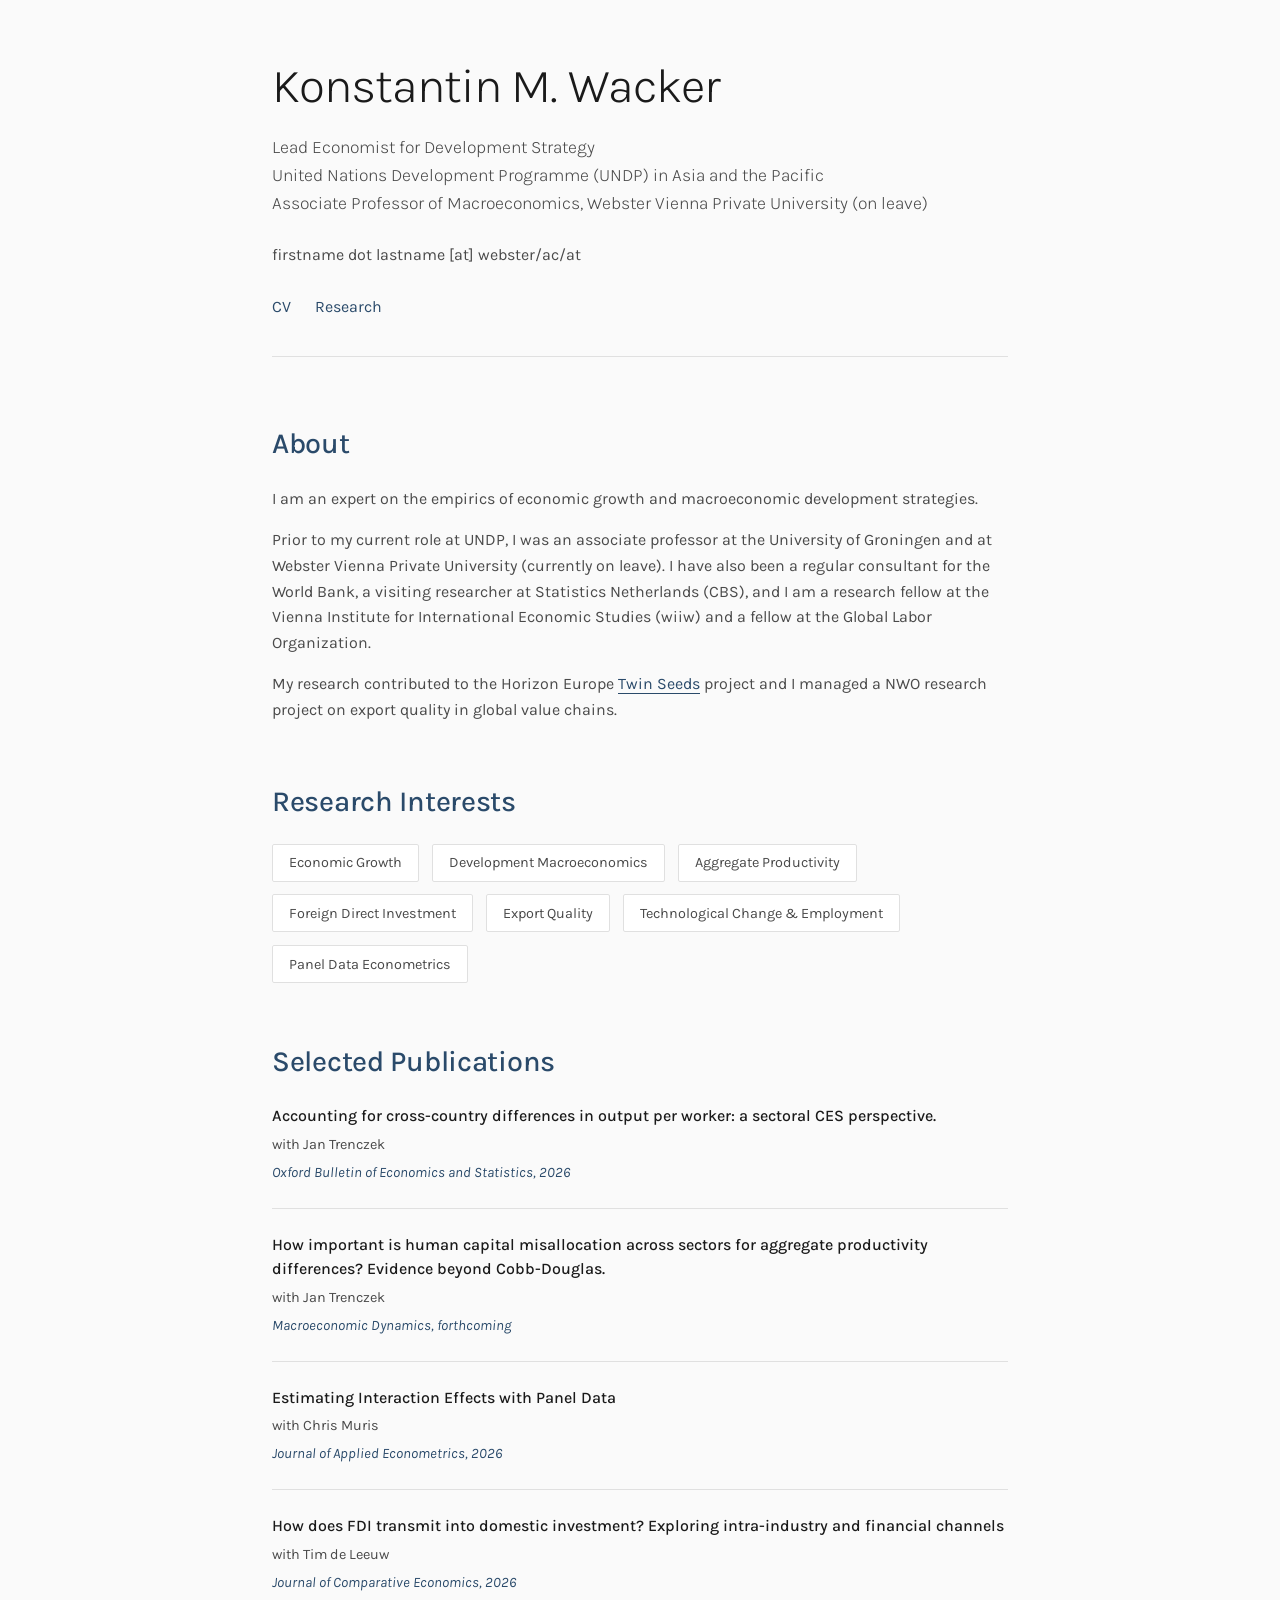
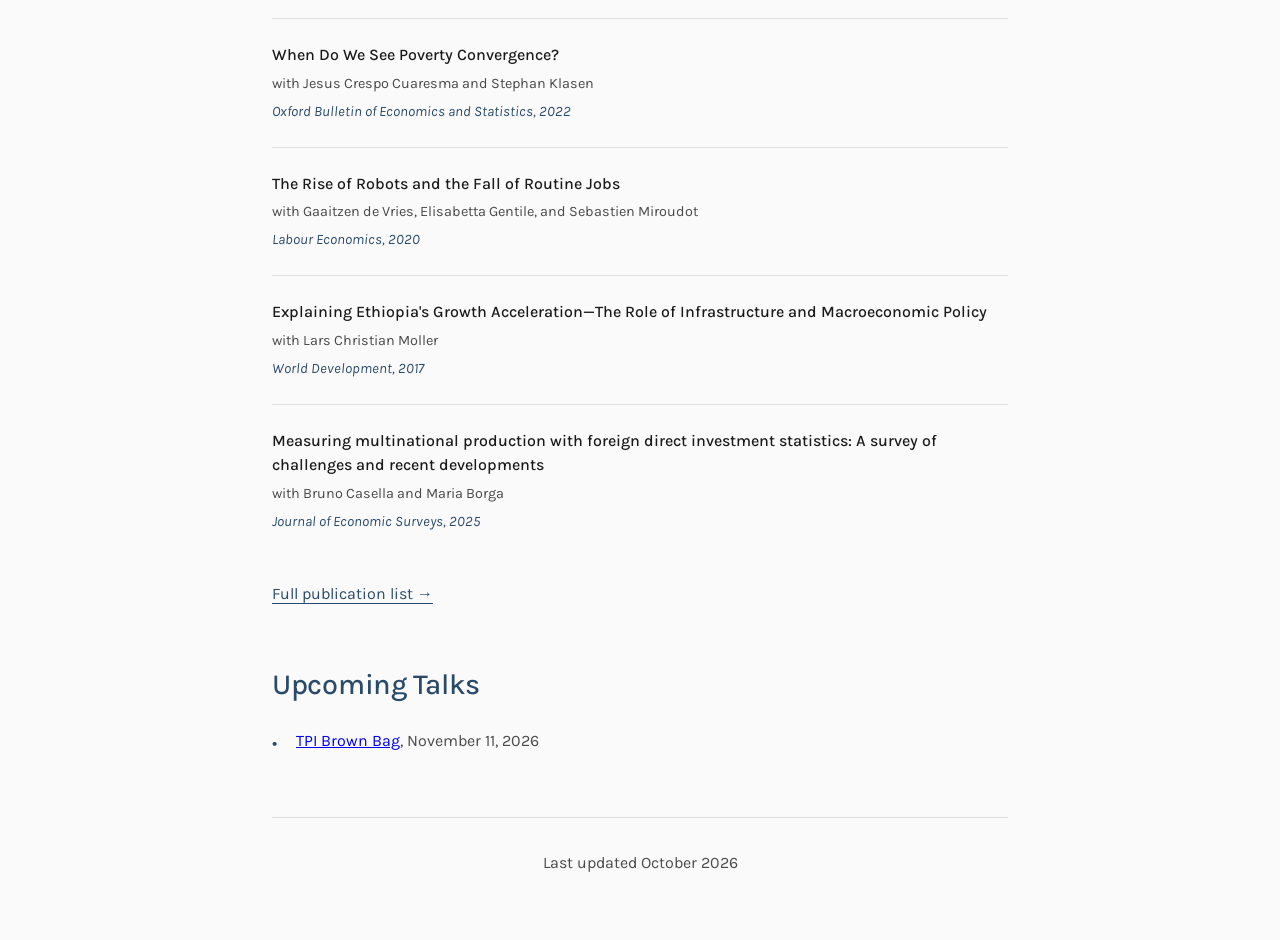
<file: index.html>
<!DOCTYPE html>
<html lang="en">
<head>
    <meta charset="UTF-8">
    <meta name="viewport" content="width=device-width, initial-scale=1.0">
    <title>Konstantin M. Wacker – Lead Economist, UNDP Asia and the Pacific</title>
    <meta name="description" content="Konstantin M. Wacker is Lead Economist for Development Strategy at UNDP Asia and the Pacific and associate professor of macroeconomics (on leave). Research on economic growth, productivity, FDI, and export upgrading.">
    <link rel="canonical" href="https://kmwacker.github.io/">
    <script type="application/ld+json">
    {
      "@context": "https://schema.org",
      "@type": "Person",
      "name": "Konstantin M. Wacker",
      "jobTitle": "Lead Economist for Development Strategy",
      "affiliation": [{"@type": "Organization", "name": "United Nations Development Programme"}],
      "url": "https://kmwacker.github.io/",
      "sameAs": [
        "https://scholar.google.com/citations?user=xV6srDwAAAAJ",
        "https://ideas.repec.org/f/pwa432.html",
        "https://www.linkedin.com/in/konstantin-m-wacker-8817b07b/"
      ]
    }
    </script>
    <link rel="preconnect" href="https://fonts.googleapis.com">
    <link rel="preconnect" href="https://fonts.gstatic.com" crossorigin>
    <link href="https://fonts.googleapis.com/css2?family=Cormorant+Garamond:wght@300;400;600&family=Karla:wght@300;400;500&display=swap" rel="stylesheet">
    <link rel="stylesheet" href="style.css">
</head>
<body>
    <div class="container">
        <header>
            <h1><a href="index.html">Konstantin M. Wacker</a></h1>
            <p class="subtitle">Lead Economist for Development Strategy <br>
            United Nations Development Programme (UNDP) in Asia and the Pacific <br>
            Associate Professor of Macroeconomics, Webster Vienna Private University (on leave) </p>
            <div class="contact">
               <p>firstname dot lastname [at] webster/ac/at</p>
            </div>
            <div class="nav-links">
                <a href="https://drive.google.com/file/d/1jRJlkNNOuVMirMTmuC6CUBL2VsnS1lGZ/view" target="_blank">CV</a>
                <a href="research.html">Research</a>
            </div>
        </header>

        <section>
            <h2>About</h2>
            <p> I am an expert on the empirics of economic growth and macroeconomic development strategies.</p>

            <p> Prior to my current role at UNDP, I was an associate professor at the University of Groningen and at Webster Vienna Private University (currently on leave). I have also been a regular consultant for the World Bank, a visiting researcher at Statistics Netherlands (CBS), and I am a research fellow at the Vienna Institute for International Economic Studies (wiiw) and a fellow at the Global Labor Organization.</p>

            <p>My research contributed to the Horizon Europe <a class="text-link" href="https://twinseeds.eu/" target="_blank">Twin Seeds</a> project and I managed a NWO research project on export quality in global value chains.</p>
        </section>

        <section>
            <h2>Research Interests</h2>
            <div class="research-interests">
                <a class="tag" href="research.html#growth">Economic Growth</a>
                <a class="tag" href="research.html#development">Development Macroeconomics</a>
                <a class="tag" href="research.html#growth">Aggregate Productivity</a>
                <a class="tag" href="research.html#fdi">Foreign Direct Investment</a>
                <a class="tag" href="research.html#export">Export Quality</a>
                <a class="tag" href="research.html#growth">Technological Change &amp; Employment</a>
                <a class="tag" href="research.html#econometrics">Panel Data Econometrics</a>
            </div>
        </section>

        <section>
            <h2>Selected Publications</h2>
            <ul class="publications">
                <li>
                    <a class="pub-link" href="https://doi.org/10.1111/obes.70021" target="_blank" rel="noopener noreferrer">
                        <div class="pub-title">Accounting for cross-country differences in output per worker: a sectoral CES perspective.</div>
                        <div class="pub-authors">with Jan Trenczek</div>
                        <div class="pub-venue">Oxford Bulletin of Economics and Statistics, 2026</div>
                    </a>
                </li>
                <li>
                    <a class="pub-link" href="https://doi.org/10.1017/S1365100526101345" target="_blank" rel="noopener noreferrer">
                        <div class="pub-title">How important is human capital misallocation across sectors for aggregate productivity differences? Evidence beyond Cobb-Douglas.</div>
                        <div class="pub-authors">with Jan Trenczek</div>
                        <div class="pub-venue">Macroeconomic Dynamics, forthcoming</div>
                    </a>
                </li>
                <li>
                    <a class="pub-link" href="https://doi.org/10.1002/jae.70040" target="_blank" rel="noopener noreferrer">
                        <div class="pub-title">Estimating Interaction Effects with Panel Data</div>
                        <div class="pub-authors">with Chris Muris</div>
                        <div class="pub-venue">Journal of Applied Econometrics, 2026</div>
                    </a>
                </li>
                <li>
                    <a class="pub-link" href="https://doi.org/10.1016/j.jce.2026.01.004" target="_blank" rel="noopener noreferrer">
                        <div class="pub-title">How does FDI transmit into domestic investment? Exploring intra-industry and financial channels</div>
                        <div class="pub-authors">with Tim de Leeuw</div>
                        <div class="pub-venue">Journal of Comparative Economics, 2026</div>
                    </a>
                </li>
                <li>
                    <div class="pub-title">When Do We See Poverty Convergence?</div>
                    <div class="pub-authors">with Jesus Crespo Cuaresma and Stephan Klasen</div>
                    <div class="pub-venue">Oxford Bulletin of Economics and Statistics, 2022</div>
                </li>
                <li>
                    <div class="pub-title">The Rise of Robots and the Fall of Routine Jobs</div>
                    <div class="pub-authors">with Gaaitzen de Vries, Elisabetta Gentile, and Sebastien Miroudot</div>
                    <div class="pub-venue">Labour Economics, 2020</div>
                </li>
                <li>
                    <div class="pub-title">Explaining Ethiopia's Growth Acceleration—The Role of Infrastructure and Macroeconomic Policy</div>
                    <div class="pub-authors">with Lars Christian Moller</div>
                    <div class="pub-venue">World Development, 2017</div>
                </li>
                <li>
                    <div class="pub-title">Measuring multinational production with foreign direct investment statistics: A survey of challenges and recent developments</div>
                    <div class="pub-authors">with Bruno Casella and Maria Borga</div>
                    <div class="pub-venue">Journal of Economic Surveys, 2025</div>
                </li>
            </ul>
            <p style="margin-top: 1.5rem;"><a class="text-link" href="research.html">Full publication list →</a></p>
        </section>

        <section>
            <h2>Upcoming Talks</h2>
            <ul class="talks-list">
                <li> <a href="https://www.productivity.ac.uk/news/brown-bags-are-back/" target="_blank">TPI Brown Bag</a>, November 11, 2026 </li>
            </ul>
        </section>

        <footer>
            <p>Last updated October 2026</p>
        </footer>
    </div>
</body>
</html>
</file>
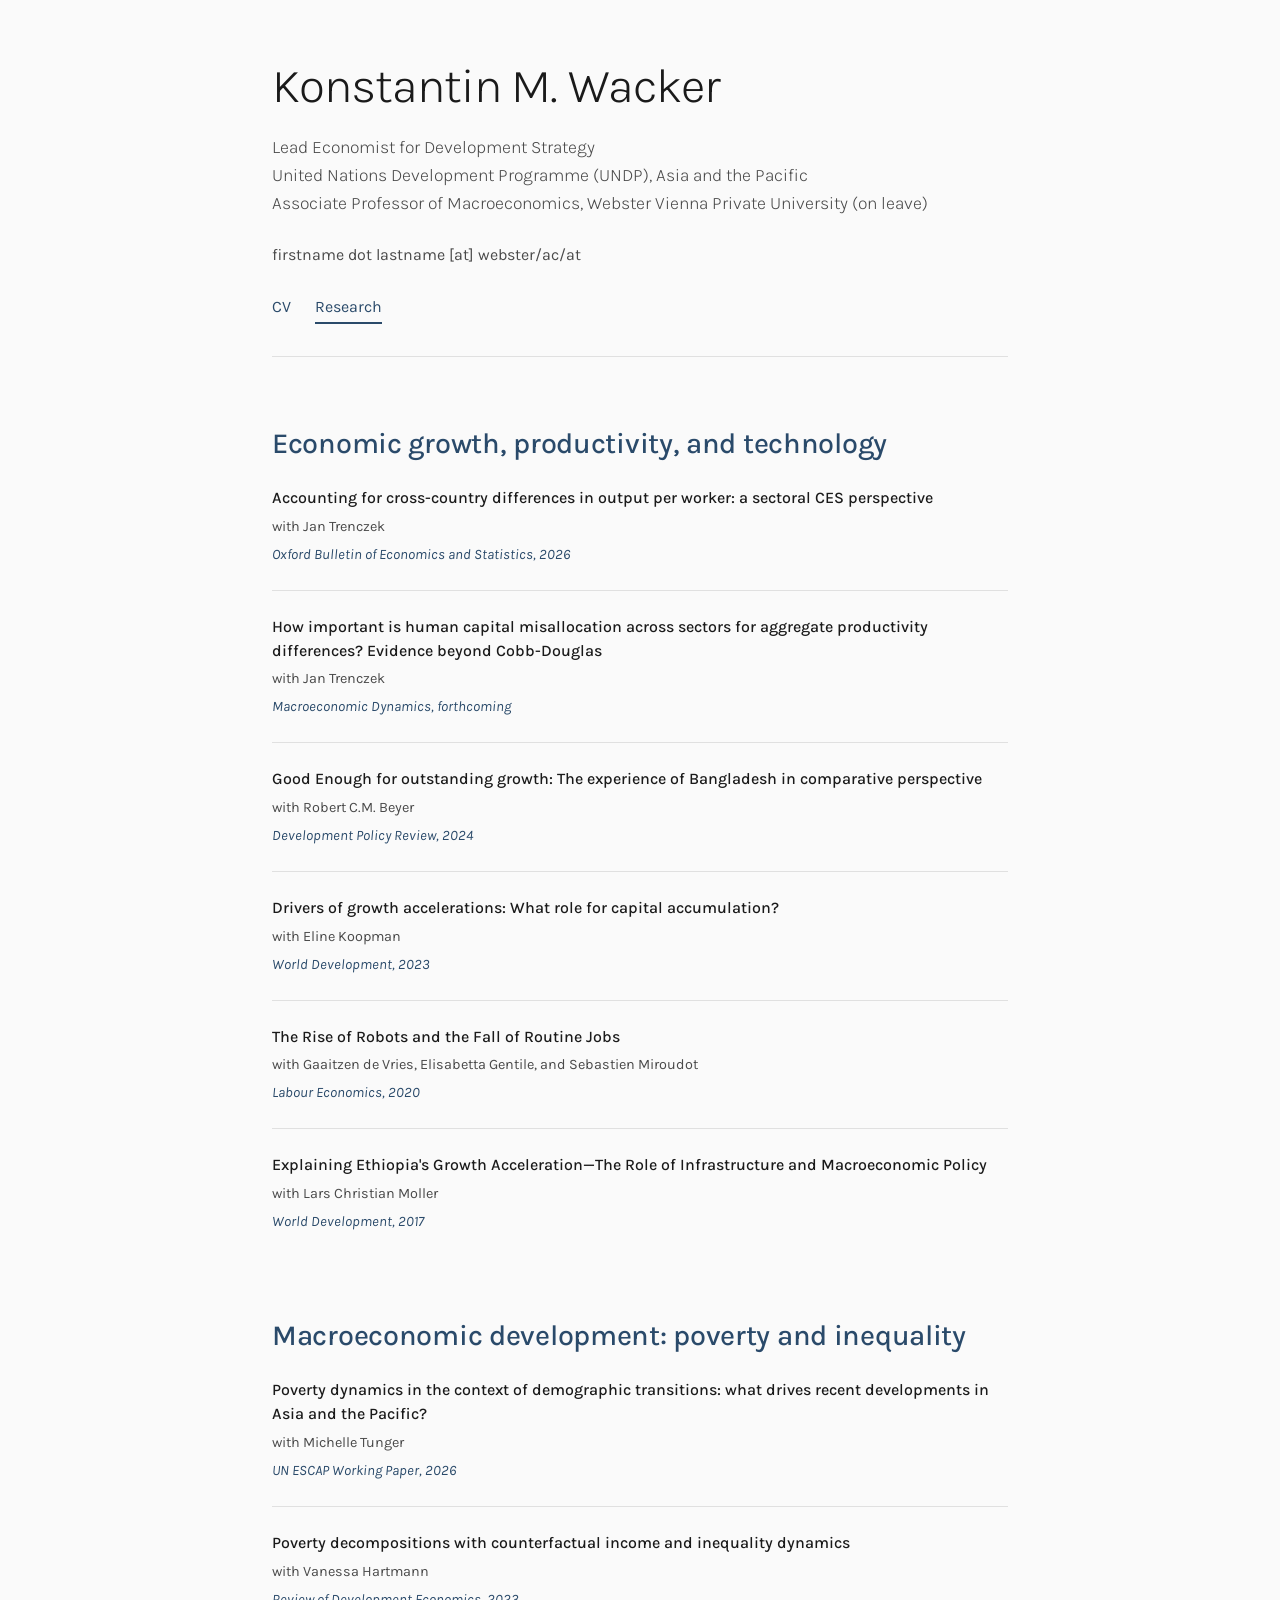
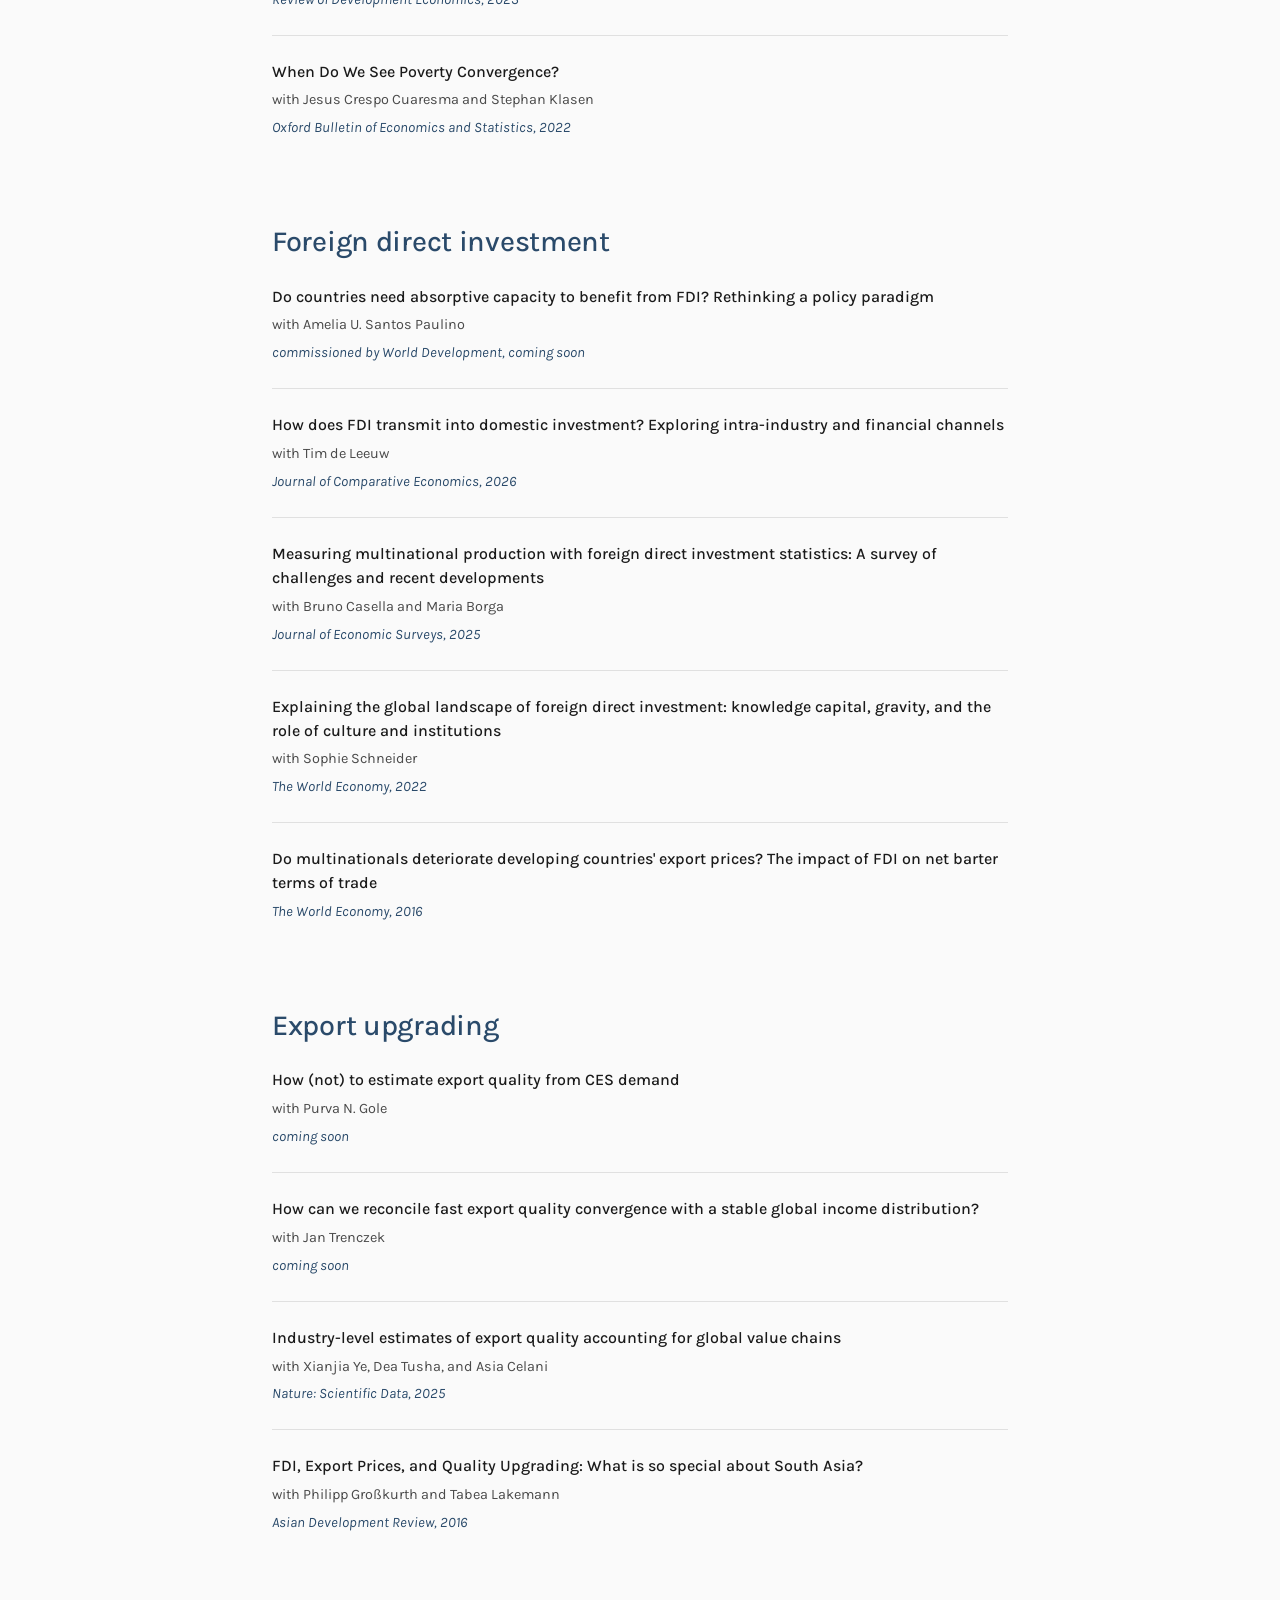
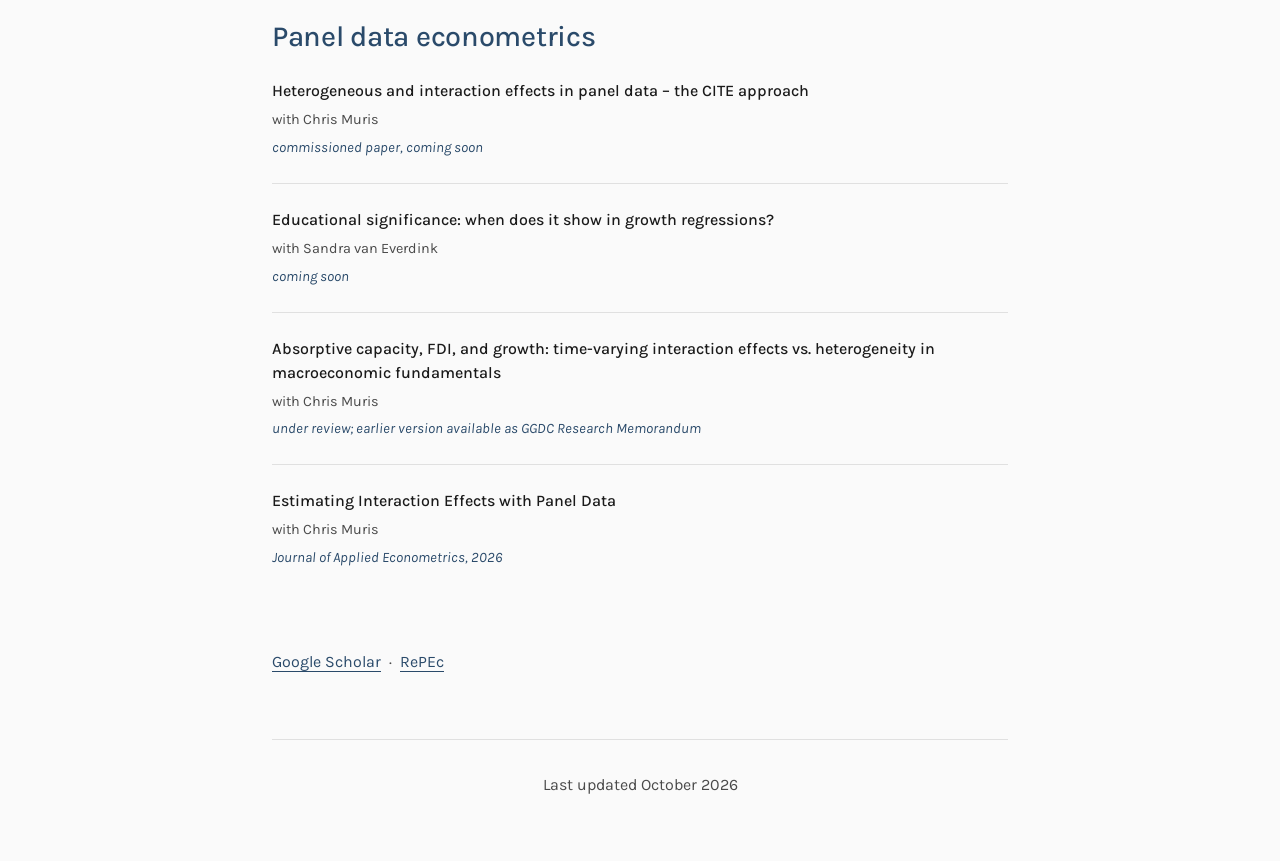
<file: research.html>
<!DOCTYPE html>
<html lang="en">
<head>
    <meta charset="UTF-8">
    <meta name="viewport" content="width=device-width, initial-scale=1.0">
    <title>Research | Konstantin M. Wacker</title>
    <link rel="preconnect" href="https://fonts.googleapis.com">
    <link rel="preconnect" href="https://fonts.gstatic.com" crossorigin>
    <link href="https://fonts.googleapis.com/css2?family=Cormorant+Garamond:wght@300;400;600&family=Karla:wght@300;400;500&display=swap" rel="stylesheet">
    <link rel="stylesheet" href="style.css">
</head>
<body>
    <div class="container">
        <header>
            <h1><a href="index.html">Konstantin M. Wacker</a></h1>
            <p class="subtitle">Lead Economist for Development Strategy <br>
            United Nations Development Programme (UNDP), Asia and the Pacific <br>
            Associate Professor of Macroeconomics, Webster Vienna Private University (on leave) </p>
            <div class="contact">
               <p>firstname dot lastname [at] webster/ac/at</p>
            </div>
            <div class="nav-links">
                <a href="https://drive.google.com/file/d/1jr-Sk6DHHPywopRSo8R8QzsmvuwrAc0S/view" target="_blank">CV</a>
                <a href="research.html" class="active">Research</a>
            </div>
        </header>

        <section id="growth">
            <h2>Economic growth, productivity, and technology</h2>
            <ul class="publications">
                <li>
                    <a class="pub-link" href="https://doi.org/10.1111/obes.70021" target="_blank" rel="noopener noreferrer">
                        <div class="pub-title">Accounting for cross-country differences in output per worker: a sectoral CES perspective</div>
                        <div class="pub-authors">with Jan Trenczek</div>
                        <div class="pub-venue">Oxford Bulletin of Economics and Statistics, 2026</div>
                    </a>
                </li>
                <li>
                    <a class="pub-link" href="https://doi.org/10.1017/S1365100526101345" target="_blank" rel="noopener noreferrer">
                        <div class="pub-title">How important is human capital misallocation across sectors for aggregate productivity differences? Evidence beyond Cobb-Douglas</div>
                        <div class="pub-authors">with Jan Trenczek</div>
                        <div class="pub-venue">Macroeconomic Dynamics, forthcoming</div>
                    </a>
                </li>
                <li>
                    <a class="pub-link" href="https://doi.org/10.1111/dpr.12750" target="_blank" rel="noopener noreferrer">
                        <div class="pub-title">Good Enough for outstanding growth: The experience of Bangladesh in comparative perspective</div>
                        <div class="pub-authors">with Robert C.M. Beyer </div>
                        <div class="pub-venue">Development Policy Review, 2024 </div>
                    </a>
                </li>
                <li>
                    <a class="pub-link" href="https://doi.org/10.1016/j.worlddev.2023.106297" target="_blank" rel="noopener noreferrer">
                        <div class="pub-title">Drivers of growth accelerations: What role for capital accumulation?</div>
                        <div class="pub-authors">with Eline Koopman</div>
                        <div class="pub-venue">World Development, 2023</div>
                    </a>
                </li>
                <li>
                  <a class="pub-link" href="https://doi.org/10.1016/j.labeco.2020.101885" target="_blank" rel="noopener noreferrer">
                    <div class="pub-title">The Rise of Robots and the Fall of Routine Jobs</div>
                    <div class="pub-authors">with Gaaitzen de Vries, Elisabetta Gentile, and Sebastien Miroudot</div>
                    <div class="pub-venue">Labour Economics, 2020</div>
                    </a>
                </li>
                <li>
                  <a class="pub-link" href="https://doi.org/10.1016/j.worlddev.2017.03.007" target="_blank" rel="noopener noreferrer">
                    <div class="pub-title">Explaining Ethiopia's Growth Acceleration—The Role of Infrastructure and Macroeconomic Policy</div>
                    <div class="pub-authors">with Lars Christian Moller</div>
                    <div class="pub-venue">World Development, 2017</div>
                 </a>
                </li>
            </ul>
        </section>

        <section id="development">
            <h2>Macroeconomic development: poverty and inequality</h2>
            <ul class="publications">
                <li>
                  <a class="pub-link" href="https://repository.unescap.org/items/cc3a883d-a51b-4461-b103-055bf431d330" target="_blank" rel="noopener noreferrer">
                    <div class="pub-title">Poverty dynamics in the context of demographic transitions: what drives recent developments in Asia and the Pacific? </div>
                    <div class="pub-authors">with Michelle Tunger</div>
                    <div class="pub-venue">UN ESCAP Working Paper, 2026</div>
                    </a>
                </li>
                <li>
                  <a class="pub-link" href="http://doi.org/10.1111/rode.12998" target="_blank" rel="noopener noreferrer">
                    <div class="pub-title">Poverty decompositions with counterfactual income and inequality dynamics </div>
                    <div class="pub-authors">with Vanessa Hartmann</div>
                    <div class="pub-venue">Review of Development Economics, 2023</div>
                    </a>
                </li>
                <li>
                  <a class="pub-link" href="https://doi.org/10.1111/obes.12492" target="_blank" rel="noopener noreferrer">
                    <div class="pub-title">When Do We See Poverty Convergence?</div>
                    <div class="pub-authors">with Jesus Crespo Cuaresma and Stephan Klasen</div>
                    <div class="pub-venue">Oxford Bulletin of Economics and Statistics, 2022</div>
                    </a>
                </li>
            </ul>
        </section>
        
        <section id="fdi">
            <h2>Foreign direct investment</h2>
            <ul class="publications">
                <li>
                        <div class="pub-title">Do countries need absorptive capacity to benefit from FDI? Rethinking a policy paradigm</div>
                        <div class="pub-authors">with Amelia U. Santos Paulino </div>
                        <div class="pub-venue">commissioned by World Development, coming soon</div>
                </li>
                <li>
                    <a class="pub-link" href="https://doi.org/10.1016/j.jce.2026.01.004" target="_blank" rel="noopener noreferrer">
                        <div class="pub-title">How does FDI transmit into domestic investment? Exploring intra-industry and financial channels</div>
                        <div class="pub-authors">with Tim de Leeuw</div>
                        <div class="pub-venue">Journal of Comparative Economics, 2026</div>
                    </a>
                </li>
                <li>
                  <a class="pub-link" href="https://doi.org/10.1111/joes.12662" target="_blank" rel="noopener noreferrer">
                    <div class="pub-title">Measuring multinational production with foreign direct investment statistics: A survey of challenges and recent developments</div>
                    <div class="pub-authors">with Bruno Casella and Maria Borga</div>
                    <div class="pub-venue">Journal of Economic Surveys, 2025</div>
                  </a>
                </li>
                   <li>
                    <a class="pub-link" href="https://doi.org/10.1111/twec.13267" target="_blank" rel="noopener noreferrer">
                     <div class="pub-title">Explaining the global landscape of foreign direct investment: knowledge capital, gravity, and the role of culture and institutions </div>
                     <div class="pub-authors">with Sophie Schneider</div>
                     <div class="pub-venue">The World Economy, 2022</div>
                    </a>
                </li>
                 <li>
                    <a class="pub-link" href="https://doi.org/10.1111/twec.12311" target="_blank" rel="noopener noreferrer">
                     <div class="pub-title">Do multinationals deteriorate developing countries' export prices? The impact of FDI on net barter terms of trade </div>
                     <div class="pub-venue">The World Economy, 2016</div>
                    </a>
                </li>
            </ul>
        </section>

        <section id="export">
            <h2>Export upgrading</h2>
            <ul class="publications">
                <!-- Add export-upgrading papers here, using the same <li> structure as above -->
                <li>
                    <div class="pub-title">How (not) to estimate export quality from CES demand</div>
                    <div class="pub-authors">with Purva N. Gole </div>
                    <div class="pub-venue">coming soon</div>
                </li>
                <li>
                    <div class="pub-title">How can we reconcile fast export quality convergence with a stable global income distribution?</div>
                    <div class="pub-authors">with Jan Trenczek </div>
                    <div class="pub-venue">coming soon</div>
                </li>
                <li>
                    <a class="pub-link" href="https://doi.org/10.1038/s41597-025-04668-8" target="_blank" rel="noopener noreferrer">
                        <div class="pub-title">Industry-level estimates of export quality accounting for global value chains</div>
                        <div class="pub-authors">with Xianjia Ye, Dea Tusha, and Asia Celani </div>
                        <div class="pub-venue">Nature: Scientific Data, 2025</div>
                    </a>
                </li>
                <li>
                    <a class="pub-link" href="https://doi.org/10.1162/ADEV_a_00060" target="_blank" rel="noopener noreferrer">
                        <div class="pub-title">FDI, Export Prices, and Quality Upgrading: What is so special about South Asia?</div>
                        <div class="pub-authors">with Philipp Großkurth and Tabea Lakemann </div>
                        <div class="pub-venue">Asian Development Review, 2016</div>
                    </a>
                </li>
            </ul>
        </section>

        <section id="econometrics">
            <h2>Panel data econometrics</h2>
            <ul class="publications">
                <li>
                        <div class="pub-title">Heterogeneous and interaction effects in panel data – the CITE approach</div>
                        <div class="pub-authors">with Chris Muris</div>
                        <div class="pub-venue">commissioned paper, coming soon</div>
                </li>
                <li>
                        <div class="pub-title">Educational significance: when does it show in growth regressions?</div>
                        <div class="pub-authors">with Sandra van Everdink</div>
                        <div class="pub-venue">coming soon</div>
                </li>
                <li>
                     <a class="pub-link" href="https://doi.org/10.34894/XKCMI6" target="_blank" rel="noopener noreferrer">
                        <div class="pub-title">Absorptive capacity, FDI, and growth: time-varying interaction effects vs. heterogeneity in macroeconomic fundamentals </div>
                        <div class="pub-authors">with Chris Muris</div>
                        <div class="pub-venue">under review; earlier version available as GGDC Research Memorandum</div>
                    </a>
                </li>
                <li>
                    <a class="pub-link" href="https://doi.org/10.1002/jae.70040" target="_blank" rel="noopener noreferrer">
                        <div class="pub-title">Estimating Interaction Effects with Panel Data</div>
                        <div class="pub-authors">with Chris Muris</div>
                        <div class="pub-venue">Journal of Applied Econometrics, 2026</div>
                    </a>
                </li>
            </ul>
        </section>

        <p>
            <a class="text-link" href="https://scholar.google.com/citations?user=xV6srDwAAAAJ" target="_blank" rel="noopener noreferrer">Google Scholar</a>
            &nbsp;&middot;&nbsp;
            <a class="text-link" href="https://ideas.repec.org/f/pwa432.html" target="_blank" rel="noopener noreferrer">RePEc</a>
        </p>

        <footer>
            <p>Last updated October 2026</p>
        </footer>
    </div>
</body>
</html>
</file>
<file: style.css>
:root {
    --color-text: #1a1a1a;
    --color-text-light: #4a4a4a;
    --color-accent: #2a4a6a;
    --color-border: #e0e0e0;
    --color-bg: #fafafa;
    --font-sans: 'Karla', sans-serif;
}

* { margin: 0; padding: 0; box-sizing: border-box; }

html { scroll-behavior: smooth; }

body {
    font-family: var(--font-sans);
    color: var(--color-text);
    line-height: 1.6;
    background: var(--color-bg);
    overflow-x: hidden;
}

.container {
    max-width: 800px;
    margin: 0 auto;
    padding: 3rem 2rem;
    animation: fadeIn 0.8s ease-out;
}

@keyframes fadeIn {
    from { opacity: 0; transform: translateY(20px); }
    to { opacity: 1; transform: translateY(0); }
}
@keyframes slideDown {
    from { opacity: 0; transform: translateY(-30px); }
    to { opacity: 1; transform: translateY(0); }
}
@keyframes fadeInUp {
    from { opacity: 0; transform: translateY(30px); }
    to { opacity: 1; transform: translateY(0); }
}

header {
    margin-bottom: 4rem;
    padding-bottom: 2rem;
    border-bottom: 1px solid var(--color-border);
    animation: slideDown 0.8s ease-out 0.2s both;
}

h1 {
    font-size: 3rem;
    font-weight: 300;
    letter-spacing: -0.02em;
    margin-bottom: 0.5rem;
}

h1 a { color: inherit; text-decoration: none; }

.subtitle {
    font-size: 1.1rem;
    font-weight: 300;
    color: var(--color-text-light);
    margin-bottom: 1.5rem;
}

.contact {
    font-size: 0.95rem;
    color: var(--color-text-light);
    line-height: 1.8;
}

section {
    margin-bottom: 3.5rem;
    animation: fadeInUp 0.8s ease-out both;
    scroll-margin-top: 2rem;
}
section:nth-child(2) { animation-delay: 0.3s; }
section:nth-child(3) { animation-delay: 0.4s; }
section:nth-child(4) { animation-delay: 0.5s; }
section:nth-child(5) { animation-delay: 0.6s; }

h2 {
    font-size: 1.8rem;
    font-weight: 500;
    margin-bottom: 1.2rem;
    color: var(--color-accent);
    letter-spacing: -0.01em;
}

p {
    margin-bottom: 1rem;
    color: var(--color-text-light);
    font-size: 1rem;
}

.text-link {
    color: var(--color-accent);
    text-decoration: none;
    border-bottom: 1px solid var(--color-accent);
}

.research-interests {
    display: flex;
    flex-wrap: wrap;
    gap: 0.8rem;
    margin-top: 1rem;
}

.tag {
    padding: 0.4rem 1rem;
    background: white;
    border: 1px solid var(--color-border);
    border-radius: 2px;
    font-size: 0.9rem;
    color: var(--color-text-light);
    text-decoration: none;
    transition: all 0.3s ease;
}
.tag:hover {
    border-color: var(--color-accent);
    color: var(--color-accent);
    transform: translateY(-2px);
}

.publications { list-style: none; }

.publications li {
    margin-bottom: 1.5rem;
    padding-bottom: 1.5rem;
    border-bottom: 1px solid var(--color-border);
    transition: transform 0.3s ease;
}
.publications li:last-child { border-bottom: none; }
.publications li:hover { transform: translateX(5px); }

.pub-link { text-decoration: none; color: inherit; display: block; }
.pub-title { font-weight: 500; color: var(--color-text); margin-bottom: 0.3rem; line-height: 1.5; }
.pub-authors { font-size: 0.9rem; color: var(--color-text-light); margin-bottom: 0.3rem; }
.pub-venue { font-size: 0.9rem; color: var(--color-accent); font-style: italic; }

.talks-list { list-style: none; }
.talks-list li {
    margin-bottom: 1rem;
    padding-left: 1.5rem;
    position: relative;
    color: var(--color-text-light);
}
.talks-list li::before {
    content: "•";
    position: absolute;
    left: 0;
    color: var(--color-accent);
    font-size: 1.2rem;
    line-height: 1.6;
}

.nav-links {
    display: flex;
    gap: 1.5rem;
    margin-top: 1.5rem;
    flex-wrap: wrap;
}
.nav-links a {
    color: var(--color-accent);
    text-decoration: none;
    font-weight: 400;
    padding-bottom: 2px;
    border-bottom: 2px solid transparent;
    transition: border-color 0.3s ease;
}
.nav-links a:hover,
.nav-links a.active { border-bottom-color: var(--color-accent); }

footer {
    margin-top: 4rem;
    padding-top: 2rem;
    border-top: 1px solid var(--color-border);
    text-align: center;
    font-size: 0.85rem;
    color: var(--color-text-light);
    opacity: 0;
    animation: fadeIn 0.8s ease-out 0.8s both;
}

@media (max-width: 768px) {
    h1 { font-size: 2.2rem; }
    .container { padding: 2rem 1.5rem; }
}

::selection { background: var(--color-accent); color: white; }
</file>
